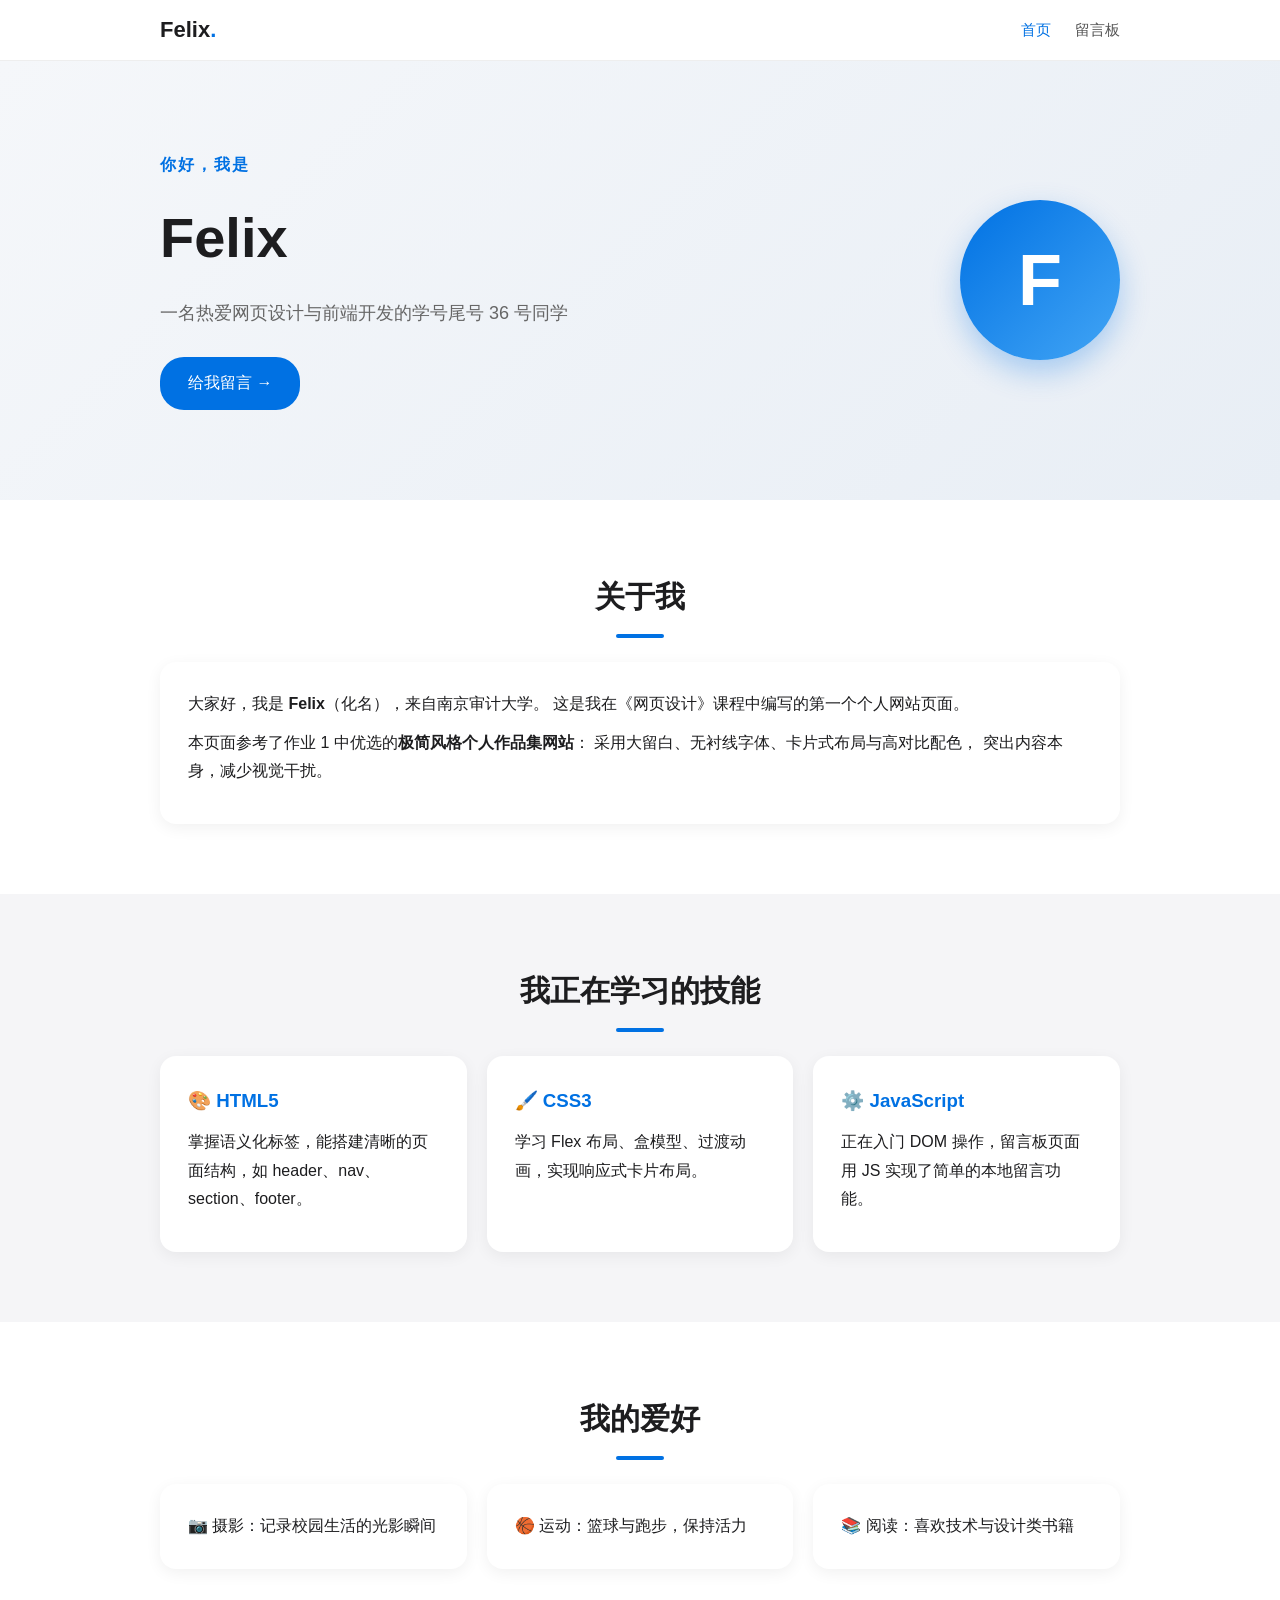
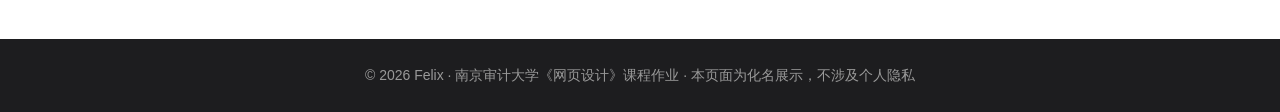
<file: index.html>
<!DOCTYPE html>
<html lang="zh-CN">
<head>
    <meta charset="UTF-8">
    <meta name="viewport" content="width=device-width, initial-scale=1.0">
    <title>Felix 的个人主页</title>
    <link rel="stylesheet" href="css/style.css">
</head>
<body>
    <!-- 导航栏 -->
    <nav class="navbar">
        <div class="container nav-inner">
            <a href="index.html" class="logo">Felix<span>.</span></a>
            <ul class="nav-links">
                <li><a href="index.html" class="active">首页</a></li>
                <li><a href="message.html">留言板</a></li>
            </ul>
        </div>
    </nav>

    <!-- 首屏 Banner -->
    <header class="hero">
        <div class="container hero-inner">
            <div class="hero-text">
                <p class="hello">你好，我是</p>
                <h1>Felix</h1>
                <p class="subtitle">一名热爱网页设计与前端开发的学号尾号 36 号同学</p>
                <a href="message.html" class="btn">给我留言 →</a>
            </div>
            <div class="hero-avatar">F</div>
        </div>
    </header>

    <!-- 关于我 -->
    <section class="section">
        <div class="container">
            <h2 class="section-title">关于我</h2>
            <div class="card">
                <p>大家好，我是 <strong>Felix</strong>（化名），来自南京审计大学。
                这是我在《网页设计》课程中编写的第一个个人网站页面。</p>
                <p>本页面参考了作业 1 中优选的<strong>极简风格个人作品集网站</strong>：
                采用大留白、无衬线字体、卡片式布局与高对比配色，
                突出内容本身，减少视觉干扰。</p>
            </div>
        </div>
    </section>

    <!-- 技能 -->
    <section class="section section-gray">
        <div class="container">
            <h2 class="section-title">我正在学习的技能</h2>
            <div class="grid-3">
                <div class="card skill-card">
                    <h3>🎨 HTML5</h3>
                    <p>掌握语义化标签，能搭建清晰的页面结构，如 header、nav、section、footer。</p>
                </div>
                <div class="card skill-card">
                    <h3>🖌️ CSS3</h3>
                    <p>学习 Flex 布局、盒模型、过渡动画，实现响应式卡片布局。</p>
                </div>
                <div class="card skill-card">
                    <h3>⚙️ JavaScript</h3>
                    <p>正在入门 DOM 操作，留言板页面用 JS 实现了简单的本地留言功能。</p>
                </div>
            </div>
        </div>
    </section>

    <!-- 爱好 -->
    <section class="section">
        <div class="container">
            <h2 class="section-title">我的爱好</h2>
            <div class="grid-3">
                <div class="card">📷 摄影：记录校园生活的光影瞬间</div>
                <div class="card">🏀 运动：篮球与跑步，保持活力</div>
                <div class="card">📚 阅读：喜欢技术与设计类书籍</div>
            </div>
        </div>
    </section>

    <footer class="footer">
        <div class="container">
            <p>© 2026 Felix · 南京审计大学《网页设计》课程作业 · 本页面为化名展示，不涉及个人隐私</p>
        </div>
    </footer>
</body>
</html>
</file>
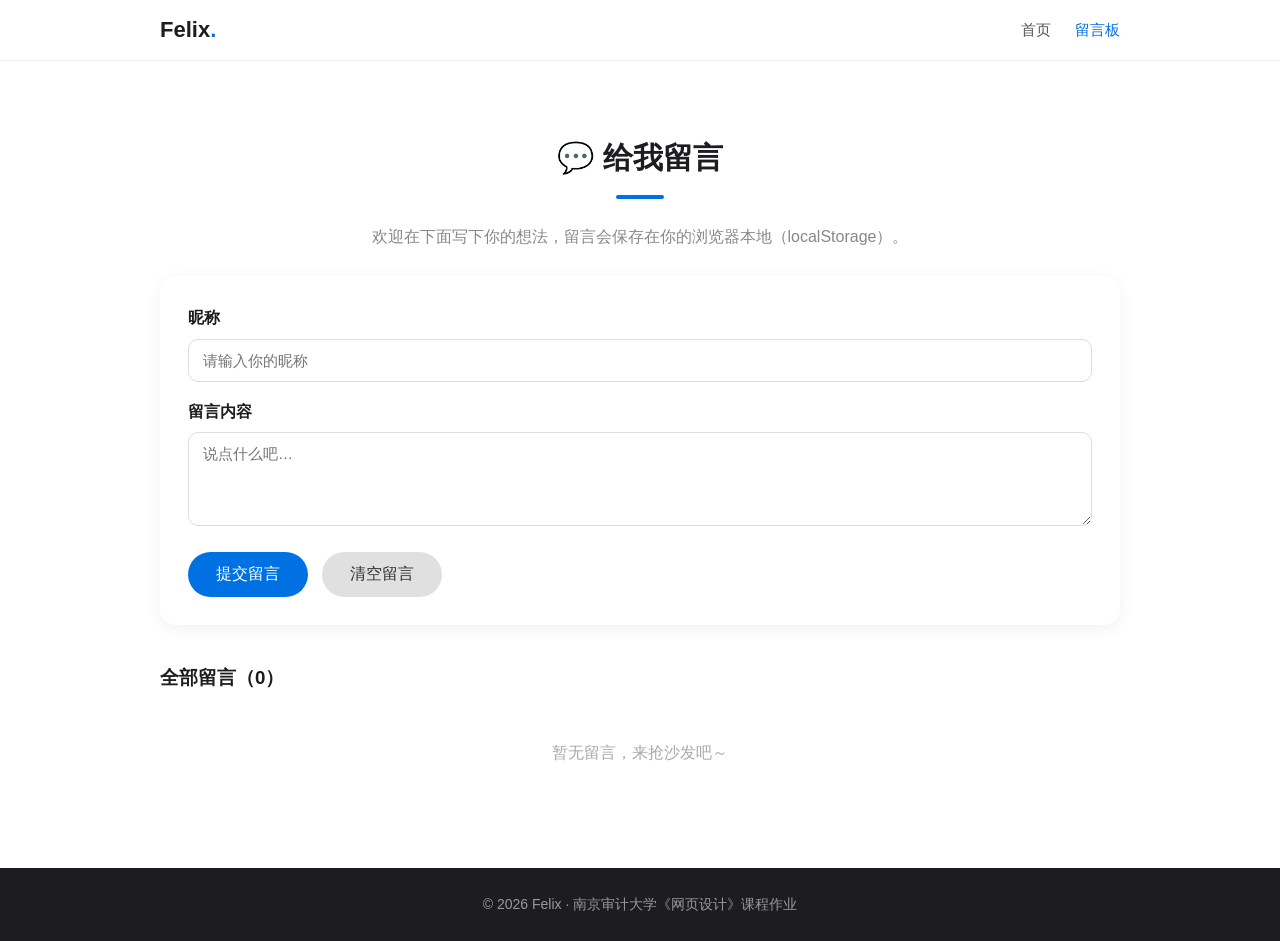
<file: message.html>
<!DOCTYPE html>
<html lang="zh-CN">
<head>
    <meta charset="UTF-8">
    <meta name="viewport" content="width=device-width, initial-scale=1.0">
    <title>留言板 - Felix</title>
    <link rel="stylesheet" href="css/style.css">
</head>
<body>
    <nav class="navbar">
        <div class="container nav-inner">
            <a href="index.html" class="logo">Felix<span>.</span></a>
            <ul class="nav-links">
                <li><a href="index.html">首页</a></li>
                <li><a href="message.html" class="active">留言板</a></li>
            </ul>
        </div>
    </nav>

    <section class="section">
        <div class="container">
            <h2 class="section-title">💬 给我留言</h2>
            <p class="muted">欢迎在下面写下你的想法，留言会保存在你的浏览器本地（localStorage）。</p>

            <!-- 留言表单 -->
            <div class="card message-form">
                <div class="form-row">
                    <label for="nickname">昵称</label>
                    <input type="text" id="nickname" placeholder="请输入你的昵称">
                </div>
                <div class="form-row">
                    <label for="content">留言内容</label>
                    <textarea id="content" rows="4" placeholder="说点什么吧…"></textarea>
                </div>
                <button class="btn" onclick="addMessage()">提交留言</button>
                <button class="btn btn-secondary" onclick="clearMessages()">清空留言</button>
            </div>

            <!-- 留言列表 -->
            <h3 class="list-title">全部留言（<span id="msg-count">0</span>）</h3>
            <div id="message-list"></div>
        </div>
    </section>

    <footer class="footer">
        <div class="container">
            <p>© 2026 Felix · 南京审计大学《网页设计》课程作业</p>
        </div>
    </footer>

    <script src="js/message.js"></script>
</body>
</html>
</file>
<file: css/style.css>
/* ============ 全局基础 ============ */
* { margin: 0; padding: 0; box-sizing: border-box; }

body {
    font-family: "PingFang SC", "Microsoft YaHei", "Helvetica Neue", sans-serif;
    color: #1d1d1f;                 /* 深灰文字，参考极简风 */
    background-color: #ffffff;
    line-height: 1.8;
}

.container { max-width: 1000px; margin: 0 auto; padding: 0 20px; }

/* ============ 导航栏 ============ */
.navbar {
    position: sticky; top: 0; z-index: 100;
    background: rgba(255, 255, 255, 0.85);
    backdrop-filter: blur(10px);
    border-bottom: 1px solid #eee;
}
.nav-inner {
    display: flex; justify-content: space-between; align-items: center;
    height: 60px;
}
.logo { font-size: 22px; font-weight: 700; color: #1d1d1f; text-decoration: none; }
.logo span { color: #0071e3; }        /* 品牌蓝点缀 */
.nav-links { display: flex; gap: 24px; list-style: none; }
.nav-links a {
    text-decoration: none; color: #555; font-size: 15px;
    transition: color 0.3s;
}
.nav-links a:hover, .nav-links a.active { color: #0071e3; }

/* ============ 首屏 ============ */
.hero {
    background: linear-gradient(135deg, #f5f7fa 0%, #e8eef5 100%);
    padding: 90px 0;
}
.hero-inner {
    display: flex; justify-content: space-between; align-items: center; gap: 40px;
}
.hello { color: #0071e3; font-weight: 600; letter-spacing: 2px; }
.hero h1 { font-size: 56px; margin: 8px 0; }
.subtitle { color: #666; font-size: 18px; margin-bottom: 28px; }
.hero-avatar {
    width: 160px; height: 160px; border-radius: 50%;
    background: linear-gradient(135deg, #0071e3, #42a5f5);
    color: #fff; font-size: 72px; font-weight: 700;
    display: flex; align-items: center; justify-content: center;
    box-shadow: 0 12px 30px rgba(0, 113, 227, 0.3);
    flex-shrink: 0;
}

/* ============ 区块与卡片 ============ */
.section { padding: 70px 0; }
.section-gray { background: #f5f5f7; }
.section-title {
    font-size: 30px; margin-bottom: 24px; text-align: center;
}
.section-title::after {
    content: ""; display: block; width: 48px; height: 4px;
    background: #0071e3; margin: 10px auto 0; border-radius: 2px;
}
.card {
    background: #fff; border-radius: 16px; padding: 28px;
    box-shadow: 0 4px 16px rgba(0, 0, 0, 0.06);
    transition: transform 0.3s, box-shadow 0.3s;
}
.card:hover { transform: translateY(-4px); box-shadow: 0 8px 24px rgba(0, 0, 0, 0.1); }
.card p { margin-bottom: 10px; }

.grid-3 {
    display: grid; grid-template-columns: repeat(3, 1fr); gap: 20px;
}
.skill-card h3 { margin-bottom: 10px; color: #0071e3; }
.muted { color: #888; text-align: center; margin-bottom: 24px; }

/* ============ 按钮 ============ */
.btn {
    display: inline-block; background: #0071e3; color: #fff;
    padding: 12px 28px; border: none; border-radius: 24px;
    font-size: 16px; cursor: pointer; text-decoration: none;
    transition: background 0.3s, transform 0.2s;
}
.btn:hover { background: #005bb5; transform: scale(1.03); }
.btn-secondary { background: #e0e0e0; color: #333; margin-left: 10px; }
.btn-secondary:hover { background: #cfcfcf; }

/* ============ 留言板 ============ */
.message-form { margin-bottom: 36px; }
.form-row { margin-bottom: 16px; }
.form-row label { display: block; margin-bottom: 6px; font-weight: 600; }
.form-row input, .form-row textarea {
    width: 100%; padding: 12px 14px; border: 1px solid #ddd;
    border-radius: 10px; font-size: 15px; font-family: inherit;
    transition: border-color 0.3s;
}
.form-row input:focus, .form-row textarea:focus {
    outline: none; border-color: #0071e3;
}
.list-title { margin: 24px 0 14px; }
.msg-item {
    background: #fff; border-radius: 12px; padding: 18px 22px;
    margin-bottom: 14px; box-shadow: 0 2px 8px rgba(0, 0, 0, 0.05);
    border-left: 4px solid #0071e3;
    animation: fadeIn 0.4s ease;
}
.msg-item .msg-head {
    display: flex; justify-content: space-between; margin-bottom: 6px;
}
.msg-item .msg-nick { font-weight: 700; color: #0071e3; }
.msg-item .msg-time { color: #999; font-size: 13px; }
.msg-empty { color: #aaa; text-align: center; padding: 30px 0; }
@keyframes fadeIn {
    from { opacity: 0; transform: translateY(8px); }
    to   { opacity: 1; transform: translateY(0); }
}

/* ============ 页脚 ============ */
.footer {
    background: #1d1d1f; color: #999; text-align: center;
    padding: 24px 0; font-size: 14px;
}

/* ============ 响应式 ============ */
@media (max-width: 720px) {
    .hero-inner { flex-direction: column; text-align: center; }
    .hero h1 { font-size: 40px; }
    .grid-3 { grid-template-columns: 1fr; }
    .nav-links { gap: 14px; }
}
</file>
